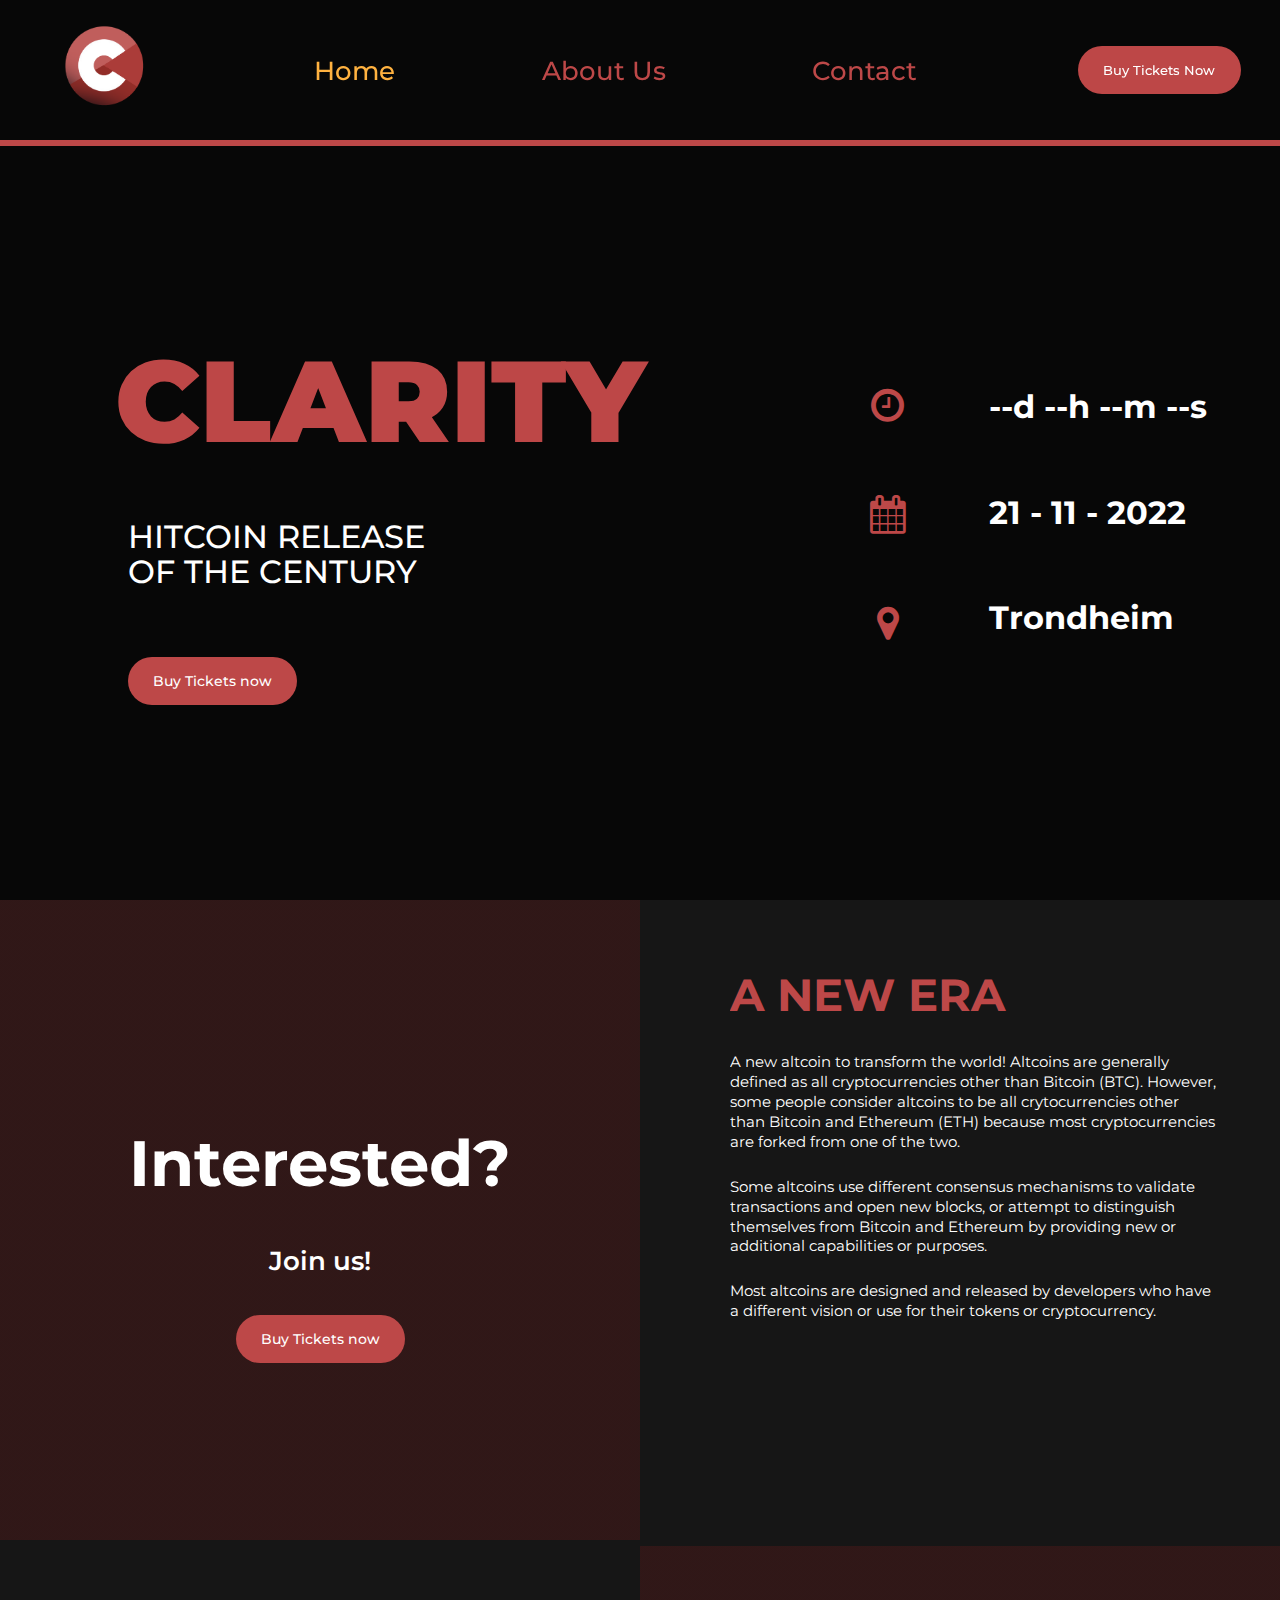
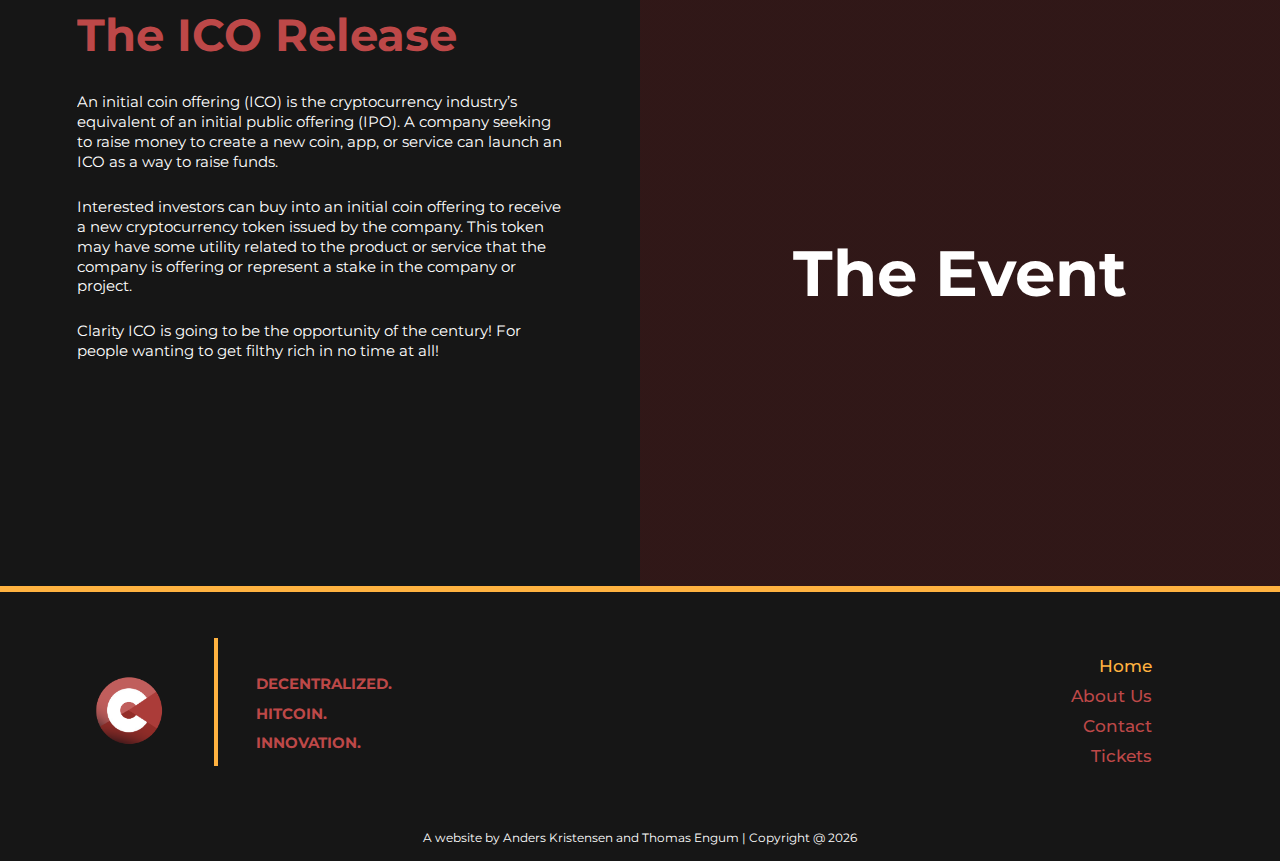
<file: src/index.html>
<!DOCTYPE html>
<html lang="en">

<head>
    <meta charset="UTF-8">
    <meta name="viewport" content="width=device-width, initial-scale=1.0">
    <meta http-equiv="X-UA-Compatible" content="ie=edge">
    <title>Clarity - ICO Event</title>
    <link href='https://fonts.googleapis.com/css?family=Montserrat:100,200,300,400,500,600,700' rel='stylesheet'>
    <link rel="stylesheet" href="https://cdnjs.cloudflare.com/ajax/libs/font-awesome/4.7.0/css/font-awesome.min.css">
    <link rel="stylesheet" href="css/style.css">
    <link rel="icon" type="image/x-icon" href="img/clarity.ico">
</head>

<body>
    <div class="wrapper">

        <div class="navbar sticky slide-in-down" id="navbar" style="background-color: transparent;"></div>

        <div class="homepage-content">
            <div class="header">
                <div class="left-header slide-in-left">
                    <h1><span id="heading">CLARITY</span></h1>
                    <h2><span id="heading-sub">HITCOIN RELEASE<br>OF THE CENTURY</span></h2>
                    <div class="btn-holder">
                        <a class="btn" href="tickets.html">Buy Tickets now</a>
                    </div>
                </div>
                <div class="right-header slide-in-right-timer">
                    <div class="header-icons">
                        <i class="fa fa-clock-o"></i>
                        <i class="fa fa-calendar"></i>
                        <i class="fa fa-map-marker"></i>
                    </div>
                    <div class="header-info">
                        <p id="time">--d --h --m --s</p>
                        <p id="date">21 - 11 - 2022</p>
                        <p id="loc">Trondheim</p>
                    </div>
                </div>
            </div>
        </div>

        <div class="split-sec">
            <div class="split-left1">
                <h1>
                    <span>Interested?</span>
                </h1>
                <h2><span>Join us!</span></h2>
                <div class="btn-container">
                    <a class="btn" href="tickets.html">Buy Tickets now</a>
                </div>
            </div>
            <div class="split-right1">
                <h1>
                    <span>A NEW ERA</span>
                </h1>
                <p>
                    A new altcoin to transform the world! Altcoins are generally defined as all cryptocurrencies
                    other than Bitcoin (BTC). However, some
                    people consider altcoins to be all crytocurrencies other than Bitcoin and Ethereum (ETH) because
                    most cryptocurrencies are forked from one of the two.
                </p>
                <p>
                    Some altcoins use different consensus
                    mechanisms to validate transactions and open new blocks, or attempt to distinguish themselves
                    from Bitcoin and Ethereum by providing new or additional capabilities or purposes.

                </p>
                <p>
                    Most altcoins are designed and released by developers who have a different vision or use for
                    their tokens or cryptocurrency.
                </p>
                <p>

                </p>
            </div>
        </div>
        <div class="split-sec">
            <div class="split-left2">
                <h1>
                    <span>The ICO Release</span>
                </h1>
                <p>An initial coin offering (ICO) is the cryptocurrency industry’s equivalent of an initial public
                    offering (IPO). A company seeking to raise money to create a new coin, app, or service can
                    launch an ICO as a way to raise funds.
                </p>
                <p>
                    Interested investors can buy into an initial coin offering to receive a new cryptocurrency token
                    issued by the company. This token may have some utility related to the product or service that
                    the company is offering or represent a stake in the company or project.

                </p>
                <p>
                    Clarity ICO is going to be the opportunity of the century! For people wanting to get filthy rich
                    in no time at all!
                </p>
            </div>
            <div class="split-right2">
                <h1>
                    <span>The Event</span>
                </h1>
            </div>
        </div>
    </div>


        <footer>
            <div class="footer-wrapper">
                <div class="holder">
                <div class="footer-left">
                        <div class="footer-split-left">
                            <img class="footer-logo slide-in-left" src="img/clarity.png" alt="clarity logo">
                            <div class="vertiacalline-footer"></div>
                        </div>
                    
            
                        <div class="footer-split-right">
                            <div class="sloganDiv-footer">
                                <h1 class=""><span>DECENTRALIZED.</span></h1>
                                <h1><span>HITCOIN.</span></h1>
                                <h1><span>INNOVATION.</span></h1>
                            </div>
                        </div>
                </div>
                <div class="footer-right">
                    <div class="footer-right-container">
                        <a class="menu-item-active">Home</a>
                        <a class="menu-item-inactive" href="about.html">About Us</a>
                        <a class="menu-item-inactive" href="contact.html">Contact</a>
                        <a class="menu-item-inactive" href="tickets.html">Tickets</a>
                    </div>
                </div>
            </div>
                <div class="footer-credits">
                    <p id="footer-creds"></p>
                </div>
            </div>
        </footer>

    <script src="js/modules.js"></script>
    <script src="https://code.jquery.com/jquery-3.6.1.min.js"></script>
    <script src="js/script.js"></script>
</body>

</html>
</file>
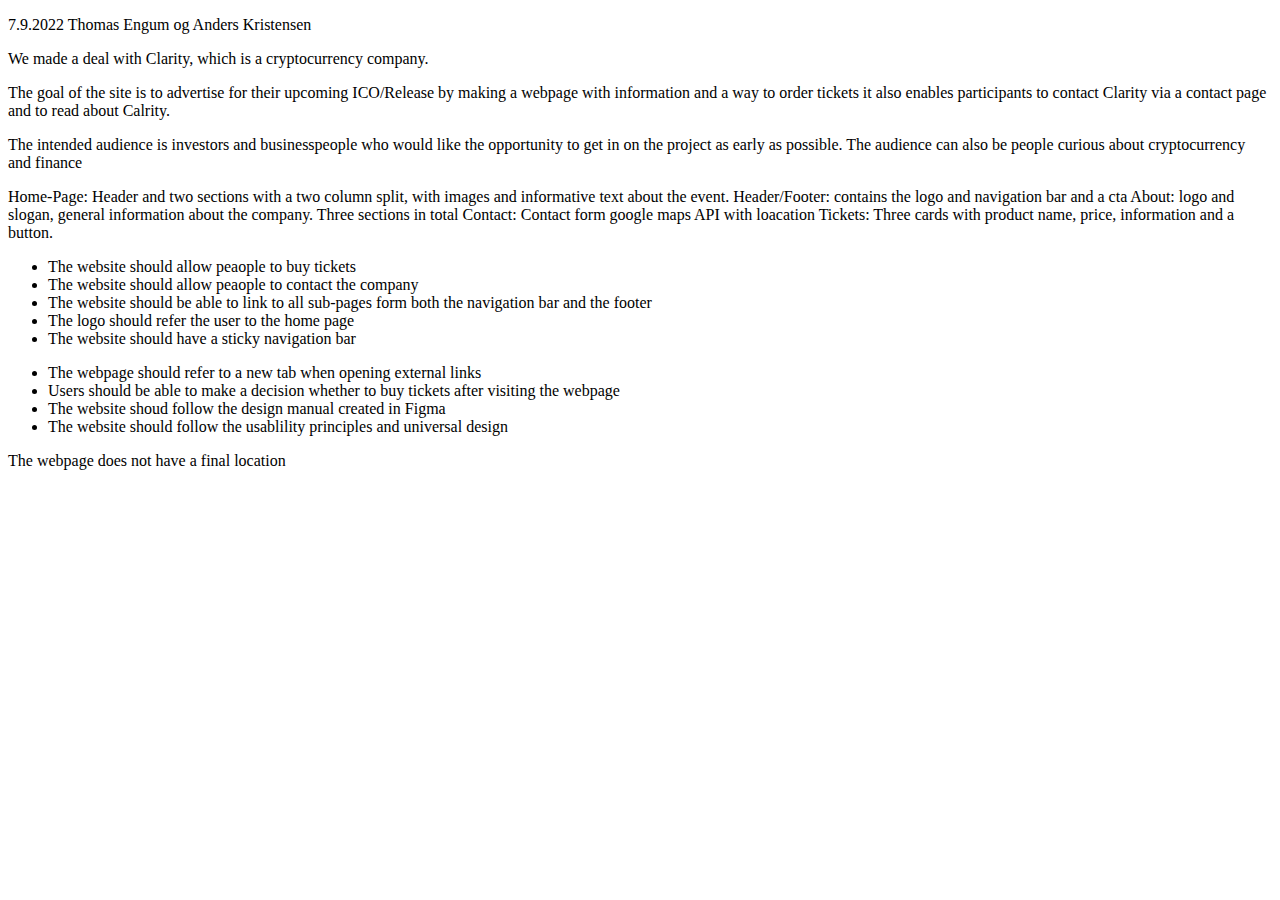
<file: p1.html>
<!DOCTYPE html>
<html lang="en">
  <head>
    <meta charset="utf-8">
    <title>P1- Project Reqirements</title>
  </head>
  <body>
    <div class="content">
      <p>7.9.2022 Thomas Engum og Anders Kristensen</p>
      <p>We made a deal with Clarity, which is a cryptocurrency company.</p>
      <p>The goal of the site is to advertise for their upcoming ICO/Release
        by making a webpage with information and a way to order tickets
        it also enables participants to contact Clarity via a contact page
        and to read about Calrity.</p>
        <p>The intended audience is investors and businesspeople who would
          like the opportunity to get in on the project as early as possible.
          The audience can also be people curious about cryptocurrency and
          finance</p>
        <p>Home-Page: Header and two sections with a two column split, with
          images and informative text about the event.

          Header/Footer: contains the logo and navigation bar and a cta

          About: logo and slogan, general information about the company. Three sections in total

          Contact: Contact form google maps API with loacation

          Tickets: Three cards with product name, price, information and a button.
        </p>
        <ul>
          <li>The website should allow peaople to buy tickets</li>
          <li>The website should allow peaople to contact the company</li>
          <li>The website should be able to link to all sub-pages form both the navigation bar and the footer</li>
          <li>The logo should refer the user to the home page</li>
          <li>The website should have a sticky navigation bar</li>
        </ul>
        <ul>
          <li>The webpage should refer to a new tab when opening external links </li>
          <li>Users should be able to make a decision
            whether to buy tickets after visiting the webpage</li>
          <li>The website shoud follow the design manual created in Figma</li>
          <li>The website should follow the usablility principles and universal design</li>
        </ul>
        <p>The webpage does not have a final location</p>

    </div>

  </body>
</html>
</file>
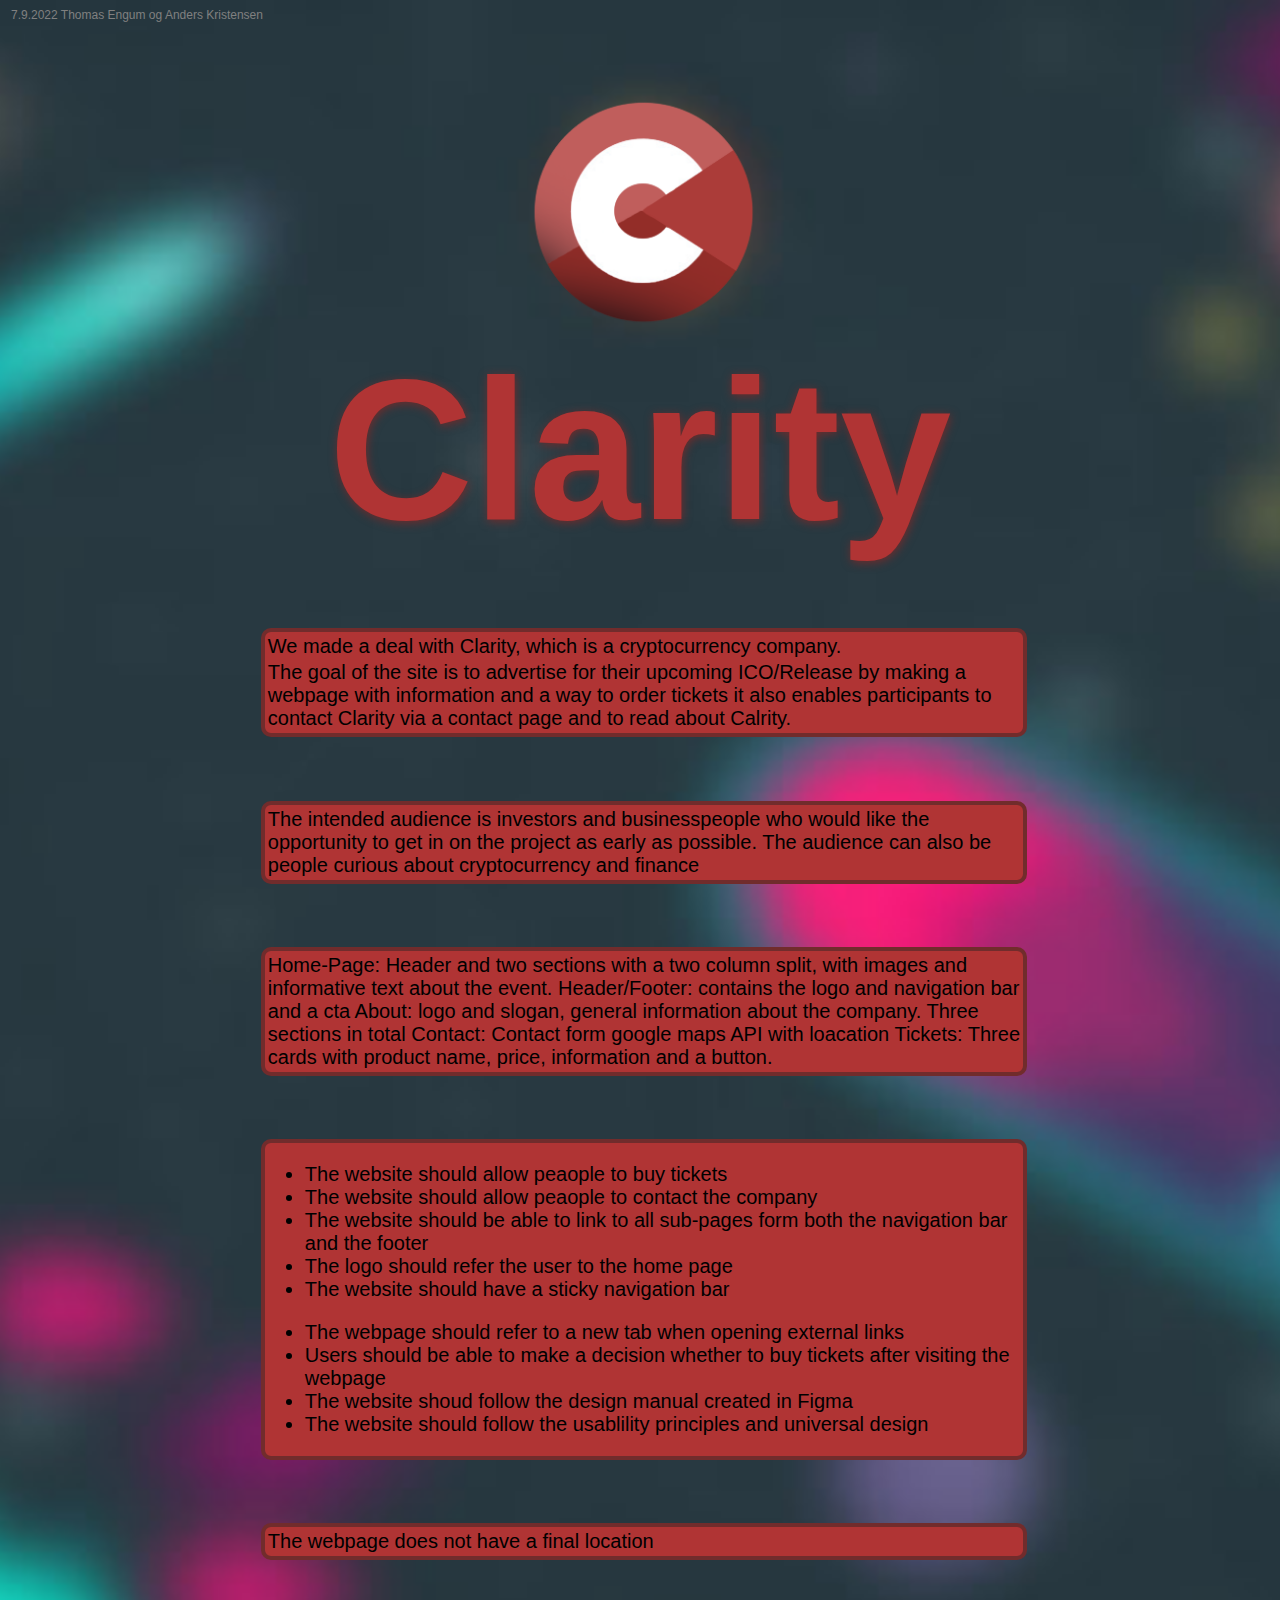
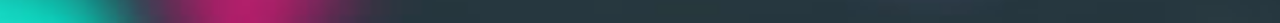
<file: P1 Project Requirements/P1_requirements_69.html>
<!DOCTYPE html>
<html lang="en">
  <head>
    <meta charset="utf-8" />
    <title>P1- Project Reqirements</title>
    <link rel="stylesheet" href="css/style.css" />
  </head>
  <body class="bg-image">
    <div>
      <p class="names">7.9.2022 Thomas Engum og Anders Kristensen</p>
      <div class="content">
        <img src="img/clarity.png" alt="logo" class="logoimage" />
        <h1>Clarity</h1>
      </div>
      <div class="content text">
        <p>We made a deal with Clarity, which is a cryptocurrency company.</p>
        <p>
          The goal of the site is to advertise for their upcoming ICO/Release by
          making a webpage with information and a way to order tickets it also
          enables participants to contact Clarity via a contact page and to read
          about Calrity.
        </p>
      </div>
      <div class="content text">
        <p>
          The intended audience is investors and businesspeople who would like
          the opportunity to get in on the project as early as possible. The
          audience can also be people curious about cryptocurrency and finance
        </p>
      </div>
      <div class="content text">
        <p>
          Home-Page: Header and two sections with a two column split, with
          images and informative text about the event. Header/Footer: contains
          the logo and navigation bar and a cta About: logo and slogan, general
          information about the company. Three sections in total Contact:
          Contact form google maps API with loacation Tickets: Three cards with
          product name, price, information and a button.
        </p>
      </div>

      <div class="content text">
        <ul>
          <li>The website should allow peaople to buy tickets</li>
          <li>The website should allow peaople to contact the company</li>
          <li>
            The website should be able to link to all sub-pages form both the
            navigation bar and the footer
          </li>
          <li>The logo should refer the user to the home page</li>
          <li>The website should have a sticky navigation bar</li>
        </ul>
        <ul>
          <li>
            The webpage should refer to a new tab when opening external links
          </li>
          <li>
            Users should be able to make a decision whether to buy tickets after
            visiting the webpage
          </li>
          <li>The website shoud follow the design manual created in Figma</li>
          <li>
            The website should follow the usablility principles and universal
            design
          </li>
        </ul>
      </div>
      <div class="content text">
        <p>The webpage does not have a final location</p>
      </div>
    </div>
  </body>
</html>
</file>
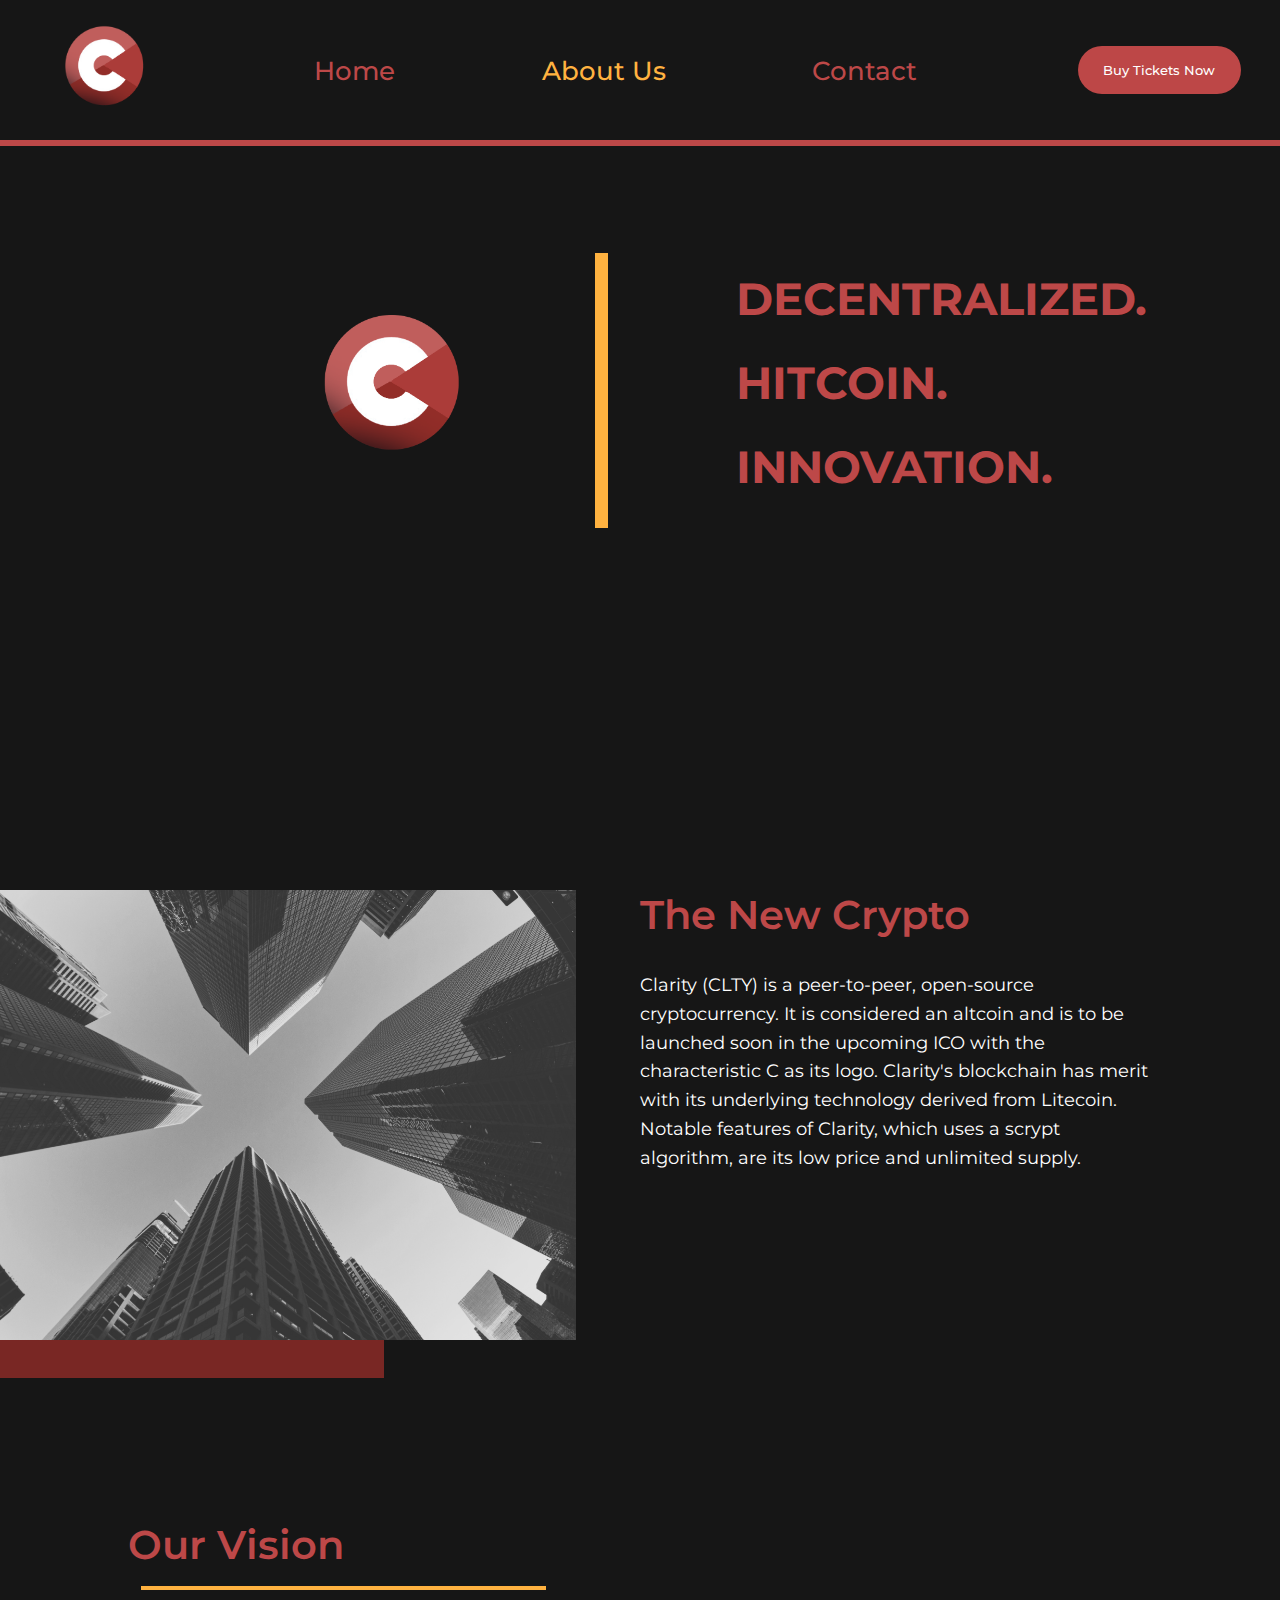
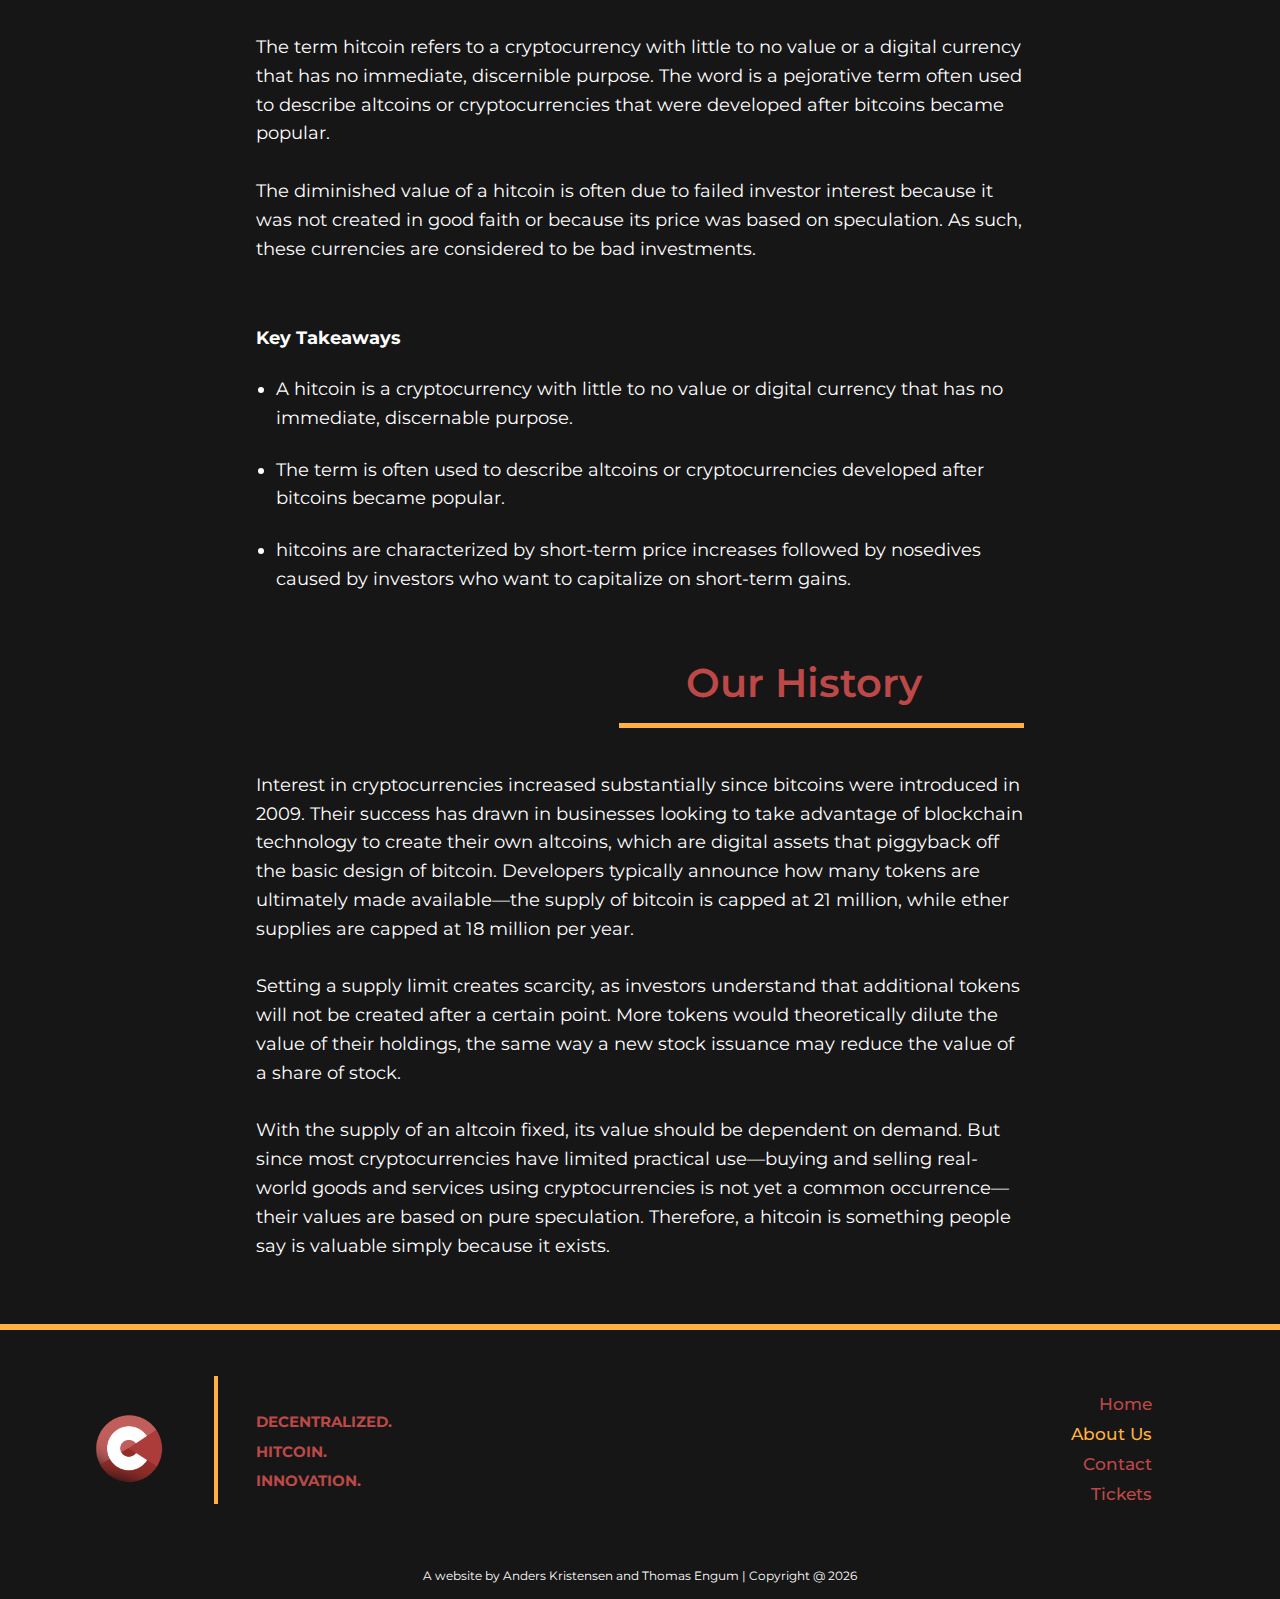
<file: src/about.html>
<!DOCTYPE html>
<html lang="en">
  <head>
    <meta charset="UTF-8" />
    <meta name="viewport" content="width=device-width, initial-scale=1.0" />
    <meta http-equiv="X-UA-Compatible" content="ie=edge" />
    <title>Clarity - About Us</title>
    <link
      href="https://fonts.googleapis.com/css?family=Montserrat:100,200,300,400,500,600,700"
      rel="stylesheet"
    />
    <link rel="stylesheet" href="css/style.css" />
    <link rel="icon" type="image/x-icon" href="img/clarity.ico" />
  </head>

  <body>
    <div class="wrapper">

      <div class="navbar sticky slide-in-down" id="navbar"></div>

      <div class="content">
        <div class="about-split-sec1">
          <div class="about-split-left1">
            <div class="logolinecontainer">
              <div class="vertiacalline slide-in-up"></div>
              <img
                class="aboutLogoIMG slide-in-left"
                src="img/clarity.png"
                alt="clarity logo"
              />
            </div>
          </div>
          <div class="about-split-right1">
            <div class="sloganDiv slide-in-right">
              <h1 class=""><span>DECENTRALIZED.</span></h1>
              <h1><span>HITCOIN.</span></h1>
              <h1><span>INNOVATION.</span></h1>
            </div>
          </div>
        </div>

        <div class="about-split-sec" style="height: 70vh">
          <div class="about-split-left1">
            <img
              class="aboutusIMG"
              src="img/aboutus_sec.jpg"
              alt="clarity logo"
            />
            <div class="redBoxDiv"></div>
          </div>

          <div class="about-split-right1">
            <span class="OurText">The New Crypto</span>
            <p class="aboutP" style="width: 40vw; margin-left: 0%">
              Clarity (CLTY) is a peer-to-peer, open-source cryptocurrency. It
              is considered an altcoin and is to be launched soon in the
              upcoming ICO with the characteristic C as its logo. Clarity's
              blockchain has merit with its underlying technology derived from
              Litecoin. Notable features of Clarity, which uses a scrypt
              algorithm, are its low price and unlimited supply.
            </p>
          </div>
        </div>

        <div class="about-split-sec3">
          <span class="OurText" style="margin-left: 10%">Our Vision</span>
          <div class="horisontalline"></div>
          <p class="aboutP">
            The term hitcoin refers to a cryptocurrency with little to no value
            or a digital currency that has no immediate, discernible purpose.
            The word is a pejorative term often used to describe altcoins or
            cryptocurrencies that were developed after bitcoins became popular.
            <br><br>
            The diminished value of a hitcoin is often due to failed investor
            interest because it was not created in good faith or because its
            price was based on speculation. As such, these currencies are
            considered to be bad investments.
          </p>
          <h2 class="abouth2">Key Takeaways</h2>
          <ul class="aboutP" style="margin-top: 2%">
            <li style="margin-bottom: 3%">
              A hitcoin is a cryptocurrency with little to no value or digital
              currency that has no immediate, discernable purpose.
            </li>
            <li style="margin-bottom: 3%">
              The term is often used to describe altcoins or cryptocurrencies
              developed after bitcoins became popular.
            </li>
            <li style="margin-bottom: 3%">
              hitcoins are characterized by short-term price increases followed
              by nosedives caused by investors who want to capitalize on
              short-term gains.
            </li>
          </ul>

          <div class="righted">
            <span class="OurText" style="margin-right: 10%">Our History</span>
            <div class="righted horisontalline"></div>
          </div>
          <p class="aboutP">
            Interest in cryptocurrencies increased substantially since bitcoins
            were introduced in 2009. Their success has drawn in businesses
            looking to take advantage of blockchain technology to create their
            own altcoins, which are digital assets that piggyback off the basic
            design of bitcoin. Developers typically announce how many tokens are
            ultimately made available—the supply of bitcoin is capped at 21
            million, while ether supplies are capped at 18 million per year.
            <br><br>
            Setting a supply limit creates scarcity, as investors understand
            that additional tokens will not be created after a certain point.
            More tokens would theoretically dilute the value of their holdings,
            the same way a new stock issuance may reduce the value of a share of
            stock.
            <br><br>
            With the supply of an altcoin fixed, its value should be dependent
            on demand. But since most cryptocurrencies have limited practical
            use—buying and selling real-world goods and services using
            cryptocurrencies is not yet a common occurrence—their values are
            based on pure speculation. Therefore, a hitcoin is something people
            say is valuable simply because it exists.
          </p>
        </div>
      </div>

      <footer>
        <div class="footer-wrapper">
          <div class="holder">
            <div class="footer-left">
              <div class="footer-split-left">
                <img class="footer-logo slide-in-left" src="img/clarity.png"
                alt="clarity logo">
                <div class="vertiacalline-footer"></div>
              </div>

              <div class="footer-split-right">
                <div class="sloganDiv-footer">
                  <h1 class=""><span>DECENTRALIZED.</span></h1>
                  <h1><span>HITCOIN.</span></h1>
                  <h1><span>INNOVATION.</span></h1>
                </div>
              </div>
            </div>
            <div class="footer-right">
              <div class="footer-right-container">
                <a class="menu-item-inactive" href="index.html">Home</a>
                <a class="menu-item-active" href="about.html">About Us</a>
                <a class="menu-item-inactive" href="contact.html">Contact</a>
                <a class="menu-item-inactive" href="tickets.html">Tickets</a>
              </div>
            </div>
          </div>
          <div class="footer-credits">
            <p id="footer-creds"></p>
          </div>
        </div>
      </footer>
    </div>
    <script src="js/modules.js"></script>
    <script src="js/script.js"></script>
  </body>
</html>
</file>
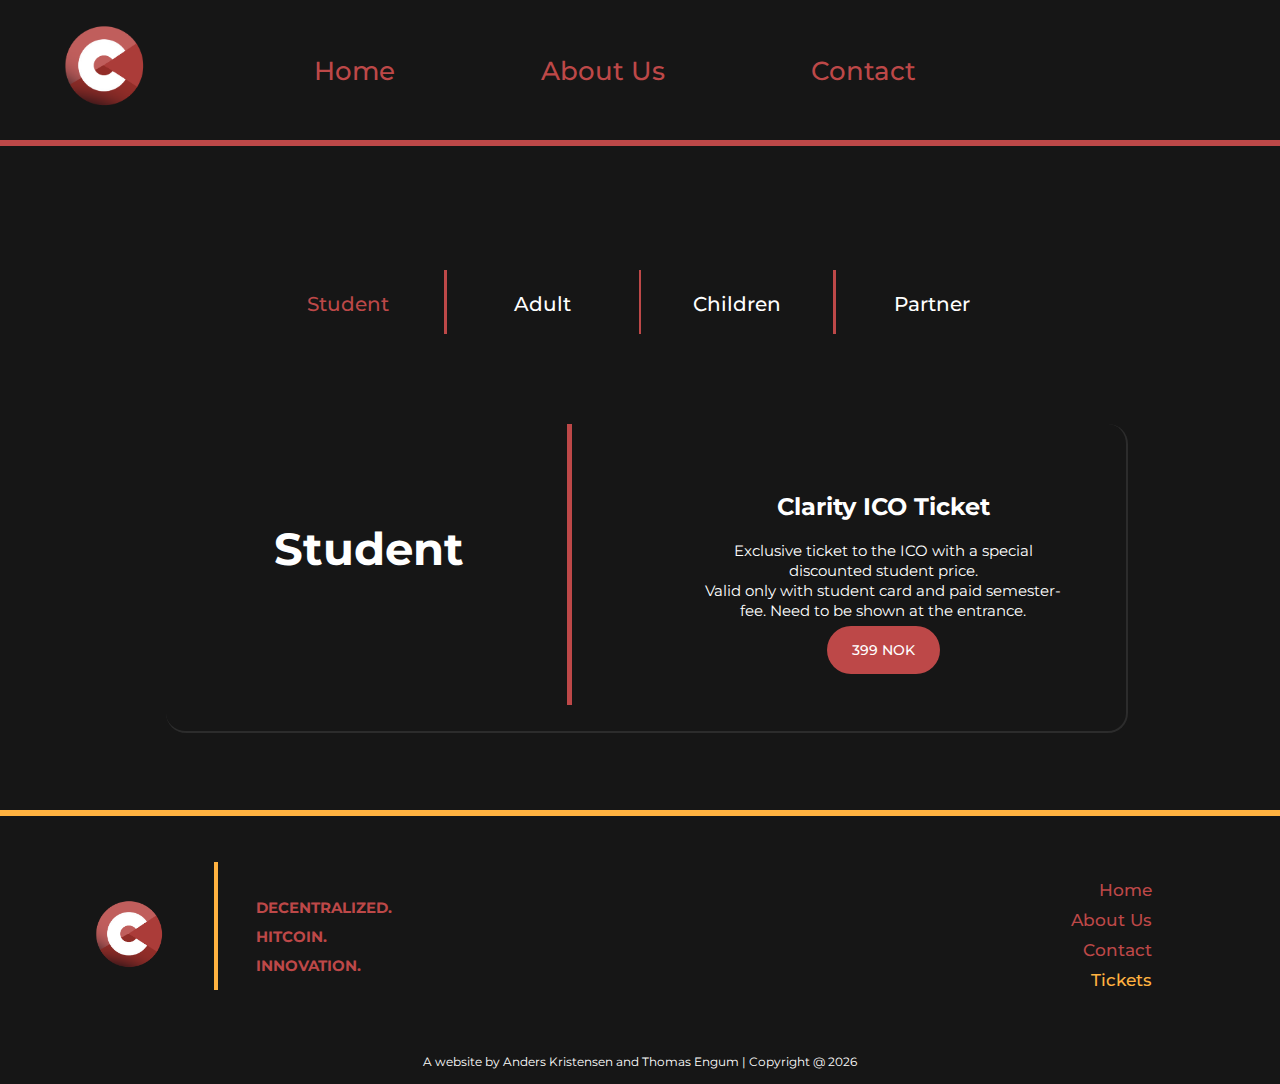
<file: src/tickets.html>
<!DOCTYPE html>
<html lang="en">
  <head>
    <meta charset="UTF-8">
    <meta name="viewport" content="width=device-width, initial-scale=1.0">
    <meta http-equiv="X-UA-Compatible" content="ie=edge">
    <title>Clarity - Contact Us</title>
    <link href='https://fonts.googleapis.com/css?family=Montserrat:100,200,300,400,500,600,700' rel='stylesheet'>
    <link rel="stylesheet" href="css/style.css">
    <link rel="icon" type="image/x-icon" href="img/clarity.ico">
  </head>
  <body>
    <div class="wrapper" style="margin: auto;">
      <div class="navbar sticky slide-in-down">
        <div class="menu-logo">
             <a href="index.html"><img src="img/clarity.png" alt="HomePage" id="navbar-icon"></a>
        </div>
        <div class ="menu-items-tickets ml20">
            <a class="menu-item-inactive" href="index.html">Home</a>
            <a class="menu-item-inactive" href="about.html">About Us</a>
            <a class="menu-item-inactive" href="contact.html">Contact</a>
        </div>
    </div>

      <div class="ticket-menu-wrapper">
        <div class="ticket-menu">
            <button onclick="changeTicket('student')">
              <span id="student-btn" class="ticket-menu-active">Student</span>
            </button>
            <div class="ticket-menu-sep"></div>
            <button onclick="changeTicket('adult')">
              <span id="adult-btn" class="ticket-menu-inactive">Adult</span>
            </button>
            <div class="ticket-menu-sep"></div>
            <button onclick="changeTicket('children')">
              <span id="children-btn" class="ticket-menu-inactive">Children</span>
            </button>
            <div class="ticket-menu-sep"></div>
            <button onclick="changeTicket('partner')">
              <span id="partner-btn" class="ticket-menu-inactive">Partner</span>
            </button>
        </div>
      </div> 


          <div class="ticket-card-wrapper">

            <div class="ticket-split-sec1" id="student">
              <div class="ticket-split-left1">
                <div class="logolinecontainer">
                  <span class="bigtext">Student</span>
                </div>
              </div>
              <div class="vertiacallineTicket"></div>
              <div class="ticket-split-right1">
                <div class="ticketDiv">
                  <h2>Clarity ICO Ticket</h2>
                  <p>Exclusive ticket to the ICO with a special discounted student price. <br>
                     Valid only with student card and paid semester-fee. Need to be shown at the entrance. </p>
                  <a class="btn myBtn">399 NOK</a>
                  
                </div>
      
              </div>
            </div>

            <div class="ticket-split-sec1" id="children">
              <div class="ticket-split-left1">
                <div class="logolinecontainer">
                  <span class="bigtext">Children</span>
                </div>
              </div>
              <div class="vertiacallineTicket"></div>
              <div class="ticket-split-right1">
                <div class="ticketDiv">
                  <h2>Clarity ICO Ticket</h2>
                  <p>Do you have children? <br> don't worry! We got you covered.
                  With our child-ticket, you and your child can enjoy a lunch and all
                the facilities available in the venue with a 50% discounted price! </p>
                  <a id="myBtn2" class="btn myBtn">199 NOK</a>
                  
                </div>
      
              </div>
            </div>

            <div class="ticket-split-sec1" id="adult">
              <div class="ticket-split-left1">
                <div class="logolinecontainer">
                  <span class="bigtext">Adult</span>
                </div>
              </div>
              <div class="vertiacallineTicket"></div>
              <div class="ticket-split-right1">
                <div class="ticketDiv">
                  <h2>Clarity ICO Ticket</h2>
                  <p>Standard ticket for the ICO event, including entrance and access
                    to the networking area, lunch and panels. The ticket is a digital
                    ticket received through email with a QR-code. </p>
                  <a class="btn myBtn">599 NOK</a>
                  
                </div>
      
              </div>
            </div>

            <div class="ticket-split-sec1" id="partner">
              <div class="ticket-split-left1">
                <div class="logolinecontainer">
                  <span class="bigtext">Partner</span>
                </div>
              </div>
              <div class="vertiacallineTicket"></div>
              <div class="ticket-split-right1">
                <div class="ticketDiv">
                  <h2>Clarity ICO Ticket</h2>
                  <p>Exclusive ticket as a partner. This will give you an all-access pass
                    and the opportunity to have a reserved stand area for your company.
                  If your are attending as a private partner, you will get access to the VIP-lounge aswell. </p>
                  <a class="btn myBtn">Contact Us</a>
                  
                </div>
      
              </div>
            </div>
          </div>
    

<!-- Modal code inspiered form code example in https://www.w3schools.com/w3css/tryit.asp?filename=tryw3css_modal -->
<!-- The Modal -->
<div id="myModal" class="modal">

  <!-- Modal content -->
  <div class="modal-content">
    <div class="modal-header">
      <span class="close">&times;</span>
          <h1 class="pretty-font">Buy a Ticket!</h1>
    </div>
    <div class="modal-body">


      <div class="contact-form">

        <div class="form-side" style="float:none; width: 100%;">
          <form id="contact-form" style="width: 100%;">
            <input type="text" id="fname" name="fname" placeholder="Name.."><br>
            <input type="text" id="phone" name="phone" placeholder="Phone..">
            <input type="text" id="mail" name="mail" placeholder="Email.."><br>
            <textarea name="request" cols="40" rows="5" id="msg" placeholder="What's on your mind?.."></textarea>
          </form>
          <div class="btn-holder2" id="send-msg">
            <a class="btn-contact-form2 btn-holder2" onclick="formValidation()">Buy Ticket</a>
          </div>
          <div class="btn-holder" id="send-msg-confirmed" style="margin-bottom:10%">
            <h2>Sent to console! ✓</h2>
          </div>
        </div>
      </div>

    </div>
  </div>

</div>


          <footer>
            <div class="footer-wrapper">
                <div class="holder">
                <div class="footer-left">
                        <div class="footer-split-left">
                            <img class="footer-logo slide-in-left" src="img/clarity.png" alt="clarity logo">
                            <div class="vertiacalline-footer"></div>
                        </div>
                    
            
                        <div class="footer-split-right">
                            <div class="sloganDiv-footer">
                                <h1 class=""><span>DECENTRALIZED.</span></h1>
                                <h1><span>HITCOIN.</span></h1>
                                <h1><span>INNOVATION.</span></h1>
                            </div>
                        </div>
                </div>
                <div class="footer-right">
                    <div class="footer-right-container">
                        <a class="menu-item-inactive" href="index.html">Home</a>
                        <a class="menu-item-inactive" href="about.html">About Us</a>
                        <a class="menu-item-inactive" href="contact.html">Contact</a>
                        <a class="menu-item-active">Tickets</a>
                    </div>
                </div>
            </div>
                <div class="footer-credits">
                    <p id="footer-creds"></p>
                </div>
            </div>
        </footer>

    </div>

    <script src="js/script.js">  </script>
    <script src="js/ticket.js">  </script>
  <script src="js/contactInfo.js"></script>
  <script src="js/maps.js"></script>
  </body>
</html>
</file>
<file: src/css/style.css>
/*---------------------------------------------  General Settings --------------------------------------------- */

.wrapper {
  color: #ffffff !important;
  font-family: "Montserrat" !important;
}

p {
  margin: 5% 0;
  font-size: 1.2vw;
  line-height: 130%;
}

.no-scroll-page {
  width: 80%;
  height: 70vh;
  margin: auto;
  margin-top: 220px;
  margin-top: 220px;
}

body {
  margin: 0;
  background-color: #161616;
}

.content {
  background-color: #161616;
}

/*--------------------------------------------- Header / Footer --------------------------------------------- */

.navbar {
  display: flex;
  flex-direction: row;
  flex-wrap: nowrap;
  justify-content: space-between;
  align-content: center;

  padding-left: 3%;

  text-align: center;
  height: 140px;
  width: 100%;
  background-color: #161616;
  border-bottom: 6px solid #bd4848;
  border-color: #bd4848;
  z-index: 99999;
}

.sticky {
  top: 0;
  position: fixed;
  width: 100%;
}

.btn {
  background: #bd4848;
  padding: 15px 25px;
  text-align: center;
  color: white;
  line-height: 25px;
  font-weight: 500;
  font-size: 14px;
  border-radius: 200px;
  transition: all 0.3s ease-out;
  text-decoration: none;
}

.btn-nav {
  background: hsl(0, 47%, 51%);
  padding: 10% 2vw;
  text-align: center;
  color: white;
  font-weight: 500;
  font-size: 1vw;
  border-radius: 200px;
  transition: all 0.3s ease-out;
  text-decoration: none;
  display: flex;
  flex-direction: row;
  flex-wrap: nowrap;
}

.btn:hover {
  background: #ffb240;
  transition: all 0.3s ease-out;
}

.btn-nav:hover {
  background: #ffb240;
  transition: all 0.3s ease-out;
}

.navbar .btn-holder {
  margin: auto;
  padding-right: 5%;
}

.menu-items-tickets {
  width: 70%;
  display: flex;
  flex-direction: row;
  justify-content: space-evenly;
  align-items: center;
  margin: auto;
}

.ml20 {
  margin-right: 20%;
}

.menu-items-tickets a {
  align-items: center;
  font-size: 2vw;
  font-weight: 500;
}

.menu-items {
  width: 70%;
  display: flex;
  flex-direction: row;
  justify-content: space-evenly;
  align-items: center;
}

.menu-items a {
  align-items: center;
  color: #bd4848;
  font-size: 2vw;
  font-weight: 500;
}

.menu-item-active {
  color: #ffb240 !important;
  cursor: pointer;
}

.menu-item-inactive:hover {
  text-decoration: underline 2px;
  opacity: 0.8;
  cursor: pointer;
}

.menu-item-inactive {
  text-decoration: none;
  color: #bd4848;
}

#navbar-icon {
  position: relative;
  height: 100%;
  width: 100%;
}

#navbar-icon:hover {
  opacity: 0.8;
}

.menu-logo {
  padding: 20px;
  height: 7vw;
  width: 7vw;
}

footer {
  margin-top: 0.5%;
  border-top: 6px solid #ffb240;
  height: 180px;
  background-color: #161616;
  bottom: 0;
  font-family: "Montserrat";
}

/*--------------------------------------------- Header Homepage --------------------------------------------- */

.header {
  height: 100vh;
  display: flex;
  flex-direction: row;
  background-image: linear-gradient(rgba(0, 0, 0, 0.7), rgba(0, 0, 0, 0.7)),
    url(https://images.unsplash.com/photo-1540575467063-178a50c2df87?ixlib=rb-1.2.1&ixid=MnwxMjA3fDB8MHxwaG90by1wYWdlfHx8fGVufDB8fHx8&auto=format&fit=crop&w=1770&q=80);
}

.header h2 {
  font-weight: 500;
}

.left-header {
  display: flex;
  flex-direction: column;
  justify-content: center;
  margin: 4% 10% 0 10%;
  height: 100%;
}

.left-header h1 {
  margin: 4% 0 4% -5%;
  font-weight: 900;
  font-size: 9vw;
  text-align: center;
}

.left-header h2 {
  margin: 5% 0;
}

.left-header .btn-holder {
  margin-top: 10%;
}

#heading {
  color: rgb(189, 71, 71);
  display: inline-block;
}

#heading-sub {
  font-size: 2.5vw;
  line-height: 110%;
  margin-top: 10vh;
}

.right-header {
  align-self: center;
  justify-content: center;
  margin-left: 3vw;
  color: #bd4848;
  height: 30vw;
  width: 100%;
  font-size: 3vw;
  display: flex;
  flex-direction: row;
}

.right-header p {
  font-size: 1.5vw;
  color: #ffffff;
  text-align: center;
  margin: 2% 0;
}

.header-icons {
  width: 30%;
  margin-top: 10vw;
  display: flex;
  flex-direction: column;
  align-items: center;
  justify-content: space-between;
}

.header-info {
  width: 70%;
  margin-top: 7.5vw;
  margin-left: 3vw;
  display: flex;
  flex-direction: column;
  align-items: flex-start;
  justify-content: space-between;
}

.header-info p {
  margin: 11% 0;
  font-weight: 700;
  font-size: 2.5vw;
}

/*--------------------------------------------- Footer --------------------------------------------- */

.footer-wrapper {
  width: 100%;
  height: 100%;
  margin-top: 5%;
}

#footer-creds {
  text-align: center;
  font-size: 12px;
  margin-bottom: 5%;
}

.footer-credits {
  padding-bottom: 1%;
  height: 2vh;
}

.footer-logo {
  float: left;
  width: 6vw;
  margin-top: 10%;
  margin-left: 2vw;
}

.vertiacalline-footer {
  background-color: yellow;
  background-color: #ffb240;
  float: right;
  width: 4px;
  height: 10vw;
  margin-right: 0.5vw;
  margin-top: -2vh;
}

.footer-right-container {
  display: flex;
  flex-direction: column;
  justify-content: space-between;
  text-align: right;
  width: 60%;
  height: 100%;
}

.footer-left {
  display: flex;
  flex-direction: row;
  width: 50%;
  height: 100%;
}

.sloganDiv-footer {
  font-size: 0.6vw;
  color: #bd4848;
  margin-top: 2vh;
  margin-left: 2.5vw;
}

.holder {
  width: 100%;
  display: flex;
}

.footer-split-left {
  margin-left: 5vw;
  float: left;
  width: 25%;
}
.footer-split-right {
  width: 50%;
  float: right;
}

.footer-right {
  display: flex;
  flex-direction: row;
  justify-content: center;
  width: 50%;
}

.footer-right-container a {
  font-size: 1.3vw;
  font-weight: 500;
  text-decoration: none;
}

.footer-credits p {
  font-size: 1vw;
  color: white;
}

/*--------------------------------------------- Split Section 1 --------------------------------------------- */

.split-sec {
  height: 50vw;
  width: 100vw;
  margin: 0 0;
}

.split-left1 {
  text-align: center;
  height: 100%;
  background-image: linear-gradient(
      rgba(55, 24, 24, 0.8),
      rgba(55, 24, 24, 0.8)
    ),
    url(https://images.unsplash.com/photo-1486406146926-c627a92ad1ab?ixlib=rb-1.2.1&ixid=MnwxMjA3fDB8MHxwaG90by1wYWdlfHx8fGVufDB8fHx8&auto=format&fit=crop&w=1770&q=80);
  background-size: cover;
  float: left;
  width: 50%;
}

.split-left1 h1 {
  margin-top: 35%;
  font-size: 5vw;
}

.split-left1 h2 {
  font-weight: 600;
  font-size: 2vw;
}

.split-left1 span {
  vertical-align: center;
}

.split-left1 .btn-container {
  margin-top: 8%;
}

.split-right1 {
  height: 95%;
  overflow: hidden;
  float: right;
  width: 38%;
  margin-right: 5%;
  margin-top: 3%;
}

.split-right1 h1 {
  font-size: 3.5vw;
  font-weight: bold;
  color: #bd4848;
}

/*--------------------------------------------- Split Section 2 --------------------------------------------- */

.split-right2 {
  text-align: center;
  height: 100%;
  background-image: linear-gradient(
      rgba(55, 24, 24, 0.8),
      rgba(55, 24, 24, 0.8)
    ),
    url(https://images.unsplash.com/photo-1486406146926-c627a92ad1ab?ixlib=rb-1.2.1&ixid=MnwxMjA3fDB8MHxwaG90by1wYWdlfHx8fGVufDB8fHx8&auto=format&fit=crop&w=1770&q=80);
  background-size: cover;
  float: left;
  width: 50%;
}

.split-right2 h1 {
  margin-top: 45%;
  font-size: 5vw;
}

.split-right2 {
  float: right;
  width: 50%;
}

.split-left2 {
  height: 97%;
  float: left;
  width: 38%;
  margin-left: 6%;
  margin-top: 3%;
  overflow: hidden;
}

.split-left2 h1 {
  font-size: 3.5vw;
  font-weight: bold;
  color: #bd4848;
}

/*--------------------------------------------- About Page --------------------------------------------- */
.about-split-sec1 {
  height: 90vh;
  width: 100%;
  margin: 0 0;
  margin-top: 80px;
}

.about-split-sec {
  height: 90vh;
  width: 100%;
  margin: 0 0;
}

.about-split-left1 {
  height: 100%;
  float: left;
  width: 50%;
}

.logolinecontainer {
  margin-left: 0%;
  height: 50%;
  margin-top: 20%;
  margin-bottom: auto;
}

.aboutLogoIMG {
  float: left;
  height: 12vw;
  margin-top: 15%;
  margin-right: 20%;
  float: right;
}

.vertiacalline {
  background-color: yellow;
  background-color: #ffb240;
  float: right;
  width: 2%;
  height: 21.5vw;
  margin-right: 5%;
  margin-top: 7%;
}

.about-split-right1 {
  height: 100%;
  float: right;
  width: 50%;
}

.sloganDiv {
  margin-top: 30%;
  margin-left: 15%;
  text-align: left;
}

.about-split-right1 h1 {
  font-size: 3.5vw;
  font-weight: bold;
  color: #bd4848;
}

.aboutusIMG {
  height: 50%;
  margin-right: 50%;
  right: 5%;
  z-index: 2;
  position: absolute;
  filter: grayscale(100%);
}

.redBoxDiv {
  float: left;
  height: 40%;
  margin-top: 10%;
  position: absolute;
  background-color: #792724;
  width: 30%;
  z-index: 1;
}

.OurText {
  font-size: 2.5em;
  font-weight: 600;
  color: #bd4848;
  margin-left: 0%;
  margin-block-start: 0.57em;
  margin-block-end: 0.2em;
  text-align: left;
}

.righted {
  text-align: right;
  right: 0;
  color: #004848;
  margin-right: 20%;
}

.aboutP {
  width: 60vw;
  margin: 5% auto;
  font-size: large;
  line-height: 1.6;
}

.abouth2 {
  margin: auto;
  width: 60vw;
  font-size: large;
}

.horisontalline {
  background-color: yellow;
  background-color: #ffb240;
  float: left;
  height: 0.5%;
  width: 45vh;
  margin-left: 11%;
  margin-top: 1.3%;
  position: absolute;
}

/*--------------------------------------------- Ticket Page --------------------------------------------- */
.ticket-split-sec1 {
  height: 22vw;
  width: 70%;
  margin: 7% 10% 6% 13%;
  padding: 0 5% 2% 0;
  display: flex;
  flex-direction: row;
  border: 2px outset grey;
  border-top: 0;
  border-left: 0;
  border-radius: 20px;
}

.ticket-split-left1 {
  height: 100%;
  float: left;
  width: 30%;
  padding-top: 5%;
  text-align: center;
}

.ticket-split-right1 {
  height: 100%;
  float: right;
  width: 40%;
}

.ticketDiv {
  text-align: center;
  width: 100%;
  margin: 19% auto;
}

.ticket-div h2 {
  font-size: 10vw;
}

.bigtext {
  font-size: 3.5vw;
  font-weight: bold;
  color: white;
  margin: 0 0 0 40%;
}

.vertiacallineTicket {
  background-color: #bd4848;
  float: right;
  width: 0.4vw;
  height: 22vw;
  margin: auto;
}

.ticket-menu-wrapper {
  width: 100%;
  margin: 30vh 0 0 0;
}

.ticket-menu {
  display: flex;
  flex-direction: row;
  justify-content: center;
  margin: 0 18%;
}

.ticket-menu span {
  font-size: 1.6vw;
}

.ticket-menu button {
  width: 15vw;
  background-color: transparent;
  font-size: 24px;
  font-family: "Montserrat";
  border: 0;
  font-weight: 500;
  color: #ffffff;
}

.ticket-menu-inactive:hover {
  color: #ffb240;
  opacity: 1;
  cursor: pointer;
}

.ticket-menu-active {
  color: #bd4848;
}

.ticket-menu-inactive {
  color: #ffffff;
}

.ticket-menu-sep {
  background-color: #bd4848;
  width: 0.2vw;
  height: 5vw;
  justify-content: space-between;
}


#adult {
  display: none;
}
#children {
  display: none;
}
#partner {
  display: none;
}

/*--------------------------------------------- Contact Page --------------------------------------------- */
.contact-form {
  margin: auto;
  width: 80%;
  height: 80%;
}

#map {
  height: 100%;
  border-radius: 10px;
}

.map-side {
  margin-top: 4%;
  width: 60%;
  height: 90%;
  float: left;
}

.form-side {
  width: 40%;
  float: right;
}

.form-side h1 {
  font-size: 2.5em;
  text-align: center;
  color: #bd4848;
  margin-block-start: 0.67em;
  margin-block-end: 0.2em;
}

#contact-form {
  width: 80%;
  margin: auto;
}

#contact-form input {
  margin: 2.5% 0;
  border: 0;
  height: 4.5vh;
  border-radius: 10px;
  width: 100%;
  font-family: "Montserrat" !important;
  padding: 5px;
  outline: none;
  background-color: #f6f4f4;
}

#contact-form input:focus {
  border: 1.5px solid #ffb240;
}

#contact-form textarea:focus {
  border: 1.5px solid #ffb240;
}

#contact-form textarea {
  height: 14vh;
  width: 102%;
  border-radius: 10px;
  margin-top: 2.5%;
  font-family: "Montserrat" !important;
  outline: none;
  border: 1.5px solid transparent;
}
.pretty-font {
  width: 102%;
  border-radius: 10px;
  margin-top: 2.5%;
  font-family: "Montserrat" !important;
}

.form-side .btn-holder {
  margin-right: 2.5vw;
  margin-top: 3%;
}

.form-side .btn-holder2 {
  margin-right: auto;
  text-align: center;
  min-height: 50px;
  margin-top: 7%;
}

.btn-contact-form {
  background: #ffb240;
  float: right;
  padding: 1.25vh 6.5vw;
  text-align: center;
  color: white;
  line-height: 25px;
  font-weight: 500;
  font-size: 14px;
  border-radius: 200px;
  transition: all 0.3s ease-out;
  text-decoration: none;
}

.btn-contact-form2 {
  background: #ffb240;
  padding: 1.25vh 6.5vw;
  text-align: center;
  color: white;
  line-height: 25px;
  font-weight: 500;
  font-size: 14px;
  border-radius: 200px;
  transition: all 0.3s ease-out;
  text-decoration: none;
}

.btn-contact-form:hover {
  box-sizing: border-box;
  background: #ffffff;
  color: #ffb240;
  transition: all 0.3s ease-out;
  box-shadow: inset 0px 0px 0px 2px;
}

#contact-form ::placeholder {
  opacity: 0.8;
  vertical-align: text-top;
  padding: 5px;
}

#send-msg-confirmed {
  display: none;
  text-align: center;
}

#send-msg-confirmed h2 {
  animation: slide-in 1s;
  color: #ffb240;
  font-size: 1.5em;
  font-weight: 500;
  margin: 0 0 0 15%;
}

/* The Modal (background) */
.modal {
  display: none; /* Hidden by default */
  position: fixed; /* Stay in place */
  z-index: 1; /* Sit on top */
  padding-top: 100px; /* Location of the box */
  left: 0;
  top: 0;
  width: 100%; /* Full width */
  height: 100%; /* Full height */
  overflow: auto; /* Enable scroll if needed */
  background-color: rgb(0, 0, 0); /* Fallback color */
  background-color: rgba(0, 0, 0, 0.4); /* Black w/ opacity */
}

/* Modal Content */
.modal-content {
  position: relative;
  background-color: #161616;
  margin: 5% auto;
  padding: 0;
  border: 1px solid #060606;
  width: 30%;
  box-shadow: 0 4px 8px 0 rgba(0, 0, 0, 0.2), 0 6px 20px 0 rgba(0, 0, 0, 0.19);
  animation-name: animatetop;
  animation-duration: 0.4s;
  border-radius: 20px;
}


@keyframes animatetop {
  from {
    top: -300px;
    opacity: 0;
  }
  to {
    top: 0;
    opacity: 1;
  }
}

.modal-body {
  background-color: #161616;
  padding: 2px 16px;
  border-radius: 20px;
}
.close {
  color: white;
  float: right;
  font-size: 28px;
  font-weight: bold;
}

.close:hover,
.close:focus {
  color: #bd4848;
  text-decoration: none;
  cursor: pointer;
}

.modal-header {
  padding: 2px 16px;
  background-color: #161616;
  border-radius: 20px;
  text-align: center;
  color: #bd4848;
}

@keyframes slide-in-left {
  from {
    transform: translateX(-300%);
  }
  to {
    transform: translateX(0%);
  }
}

@keyframes slide-in {
  from {
    transform: translateX(100%);
  }
  to {
    transform: translateX(0%);
  }
}

@keyframes slide-in-timer {
  from {
    transform: translateX(200%);
  }
  to {
    transform: translateX(0%);
  }
}

@keyframes slide-in-up {
  from {
    transform: translateY(100%);
  }
  to {
    transform: translateY(0%);
  }
}

@keyframes slide-in-down {
  from {
    transform: translateY(-100%);
  }
  to {
    transform: translateY(0%);
  }
}

@keyframes slide-out {
  from {
    transform: translateX(0%);
  }
  to {
    transform: translateX(100%);
  }
}

@keyframes fade-out {
  from {
    opacity: 1;
  }
  to {
    opacity: 0;
  }
}

@keyframes fade-in {
  from {
    opacity: 0;
  }
  to {
    opacity: 1;
  }
}

@keyframes fade-in-color {
  from {
    background-color: transparent;
  }
  to {
    background-color: #bd4848;
  }
}

@keyframes spin {
  from {
    transform: rotate(0deg);
  }
  to {
    transform: rotate(360deg);
  }
}

@keyframes ticket-out {
  from {
    transform: translateX(0%);
  }
  to {
    transform: translateX(-100%);
  }
}

@keyframes ticket-in {
  from {
    transform: translateX(100%);
  }
  to {
    transform: translateX(0%);
  }
}

.slide-in-right {
  animation: slide-in 1s;
}

.slide-in-right-timer {
  animation: slide-in-timer 2s;
}

.slide-in-down {
  animation: slide-in-down 1s;
}

.slide-in-left {
  animation: slide-in-left 1s;
}

.slide-in-up {
  animation: slide-in-up 1s;
}

.slide-in-right {
  animation: slide-in 1s;
}

.slide-in-left {
  animation: slide-in-left 1s;
}

.slide-in-up {
  animation: slide-in-up 1s;
}
</file>
<file: P1 Project Requirements/css/style.css>
.content{
  margin-left:20%;
  width: 60%;
  margin-top:5%;
  margin-bottom:5%;
}

h1{
  margin-top: 0;
  margin-bottom: 0;
  font-size: 200px;
  font-family: verdana, sans-serif;
  color: #B03434;
  text-align: center;
  text-shadow: #712C2C 1px 2px 10px;
}

.logoimage{
  height: 250px;
  display: block;
margin-left: auto;
margin-right: auto;

}

.content.text{
  background-color: #B03434;
  border-radius: 10px;
  overflow: hidden;
  perspective: 1px;
  padding: 6;
  border: 4px solid #712C2C;
  font-family: verdana, sans-serif;
  font-style: normal;
  font-size: 20px;

}

p{
  margin: 3px;

}

body {
  background-image: url("../img/bgb.jpg");
  height: 100%;
  background-position: center;
  background-repeat: no-repeat;
  background-size: cover;
}

.names{
  font-style: normal;
  font-family: sans-serif;
  font-size: 12px;
  color: GRAY;
}
</file>
